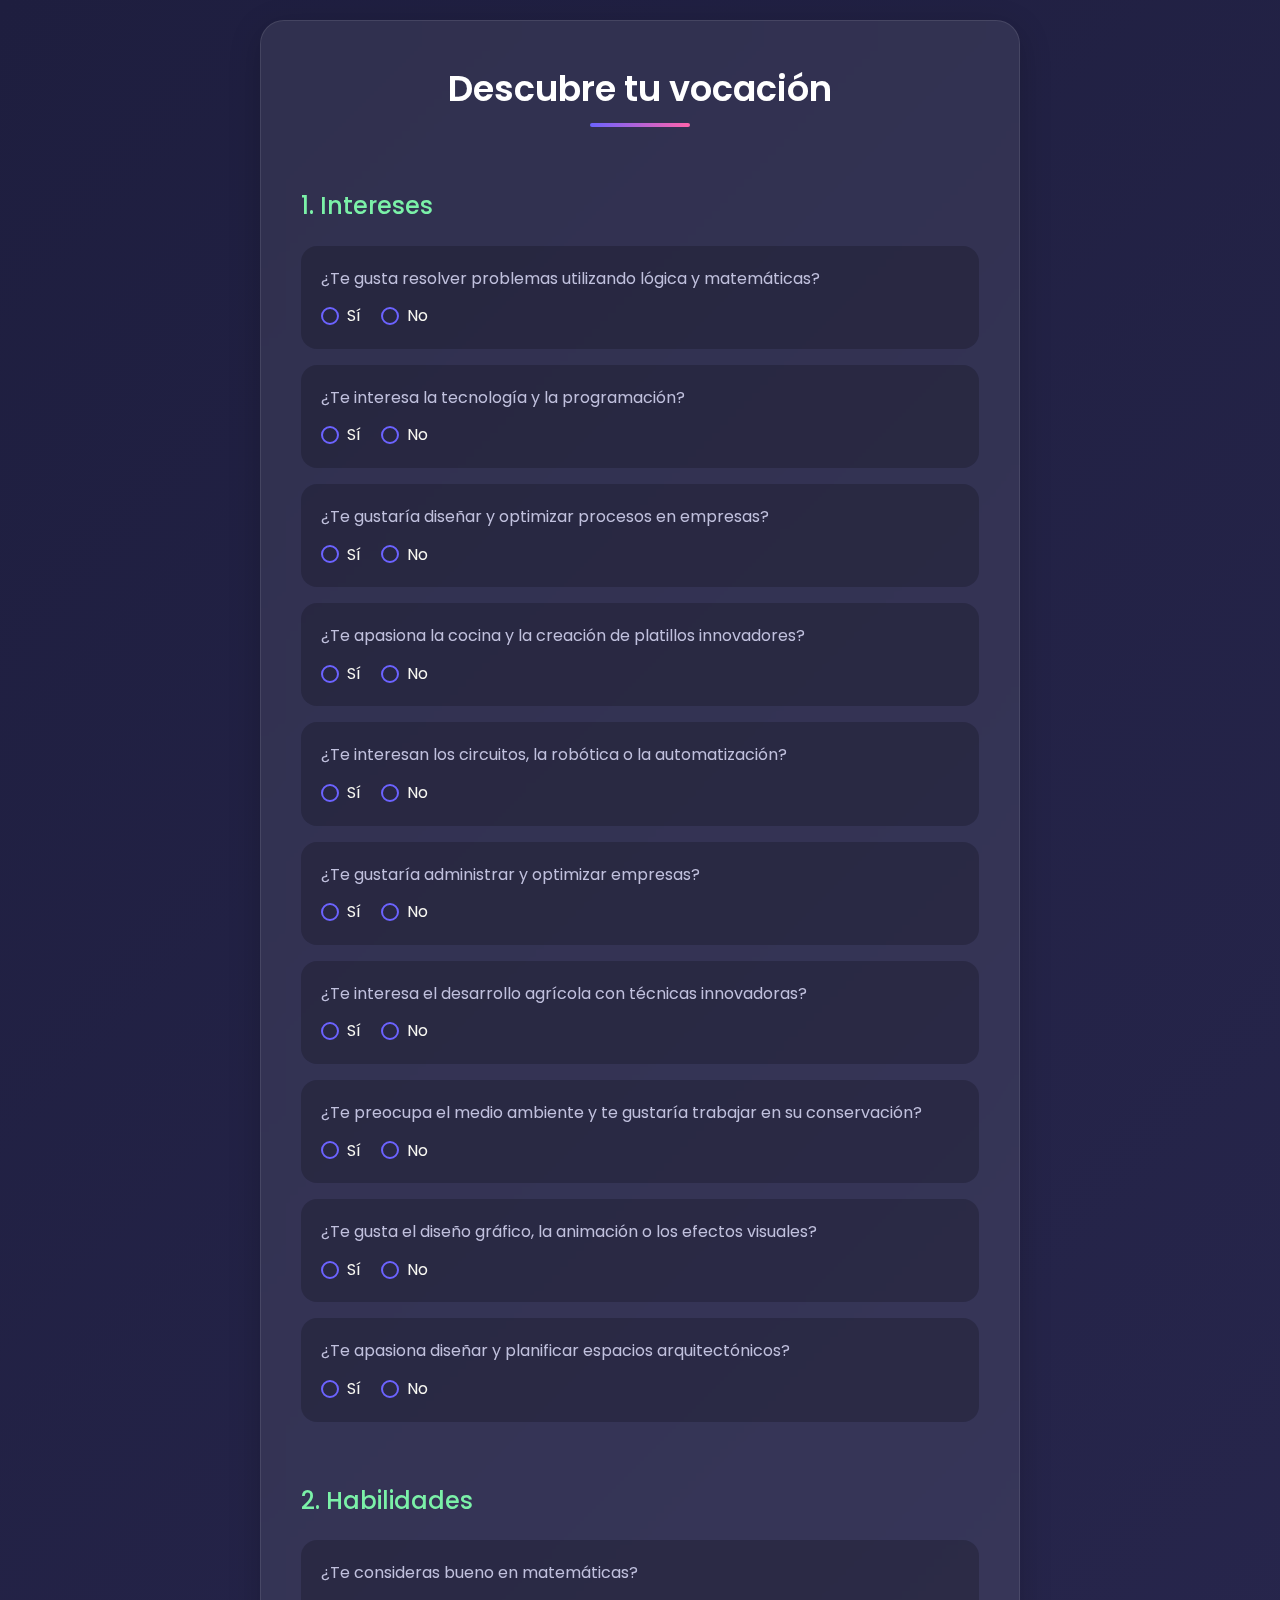
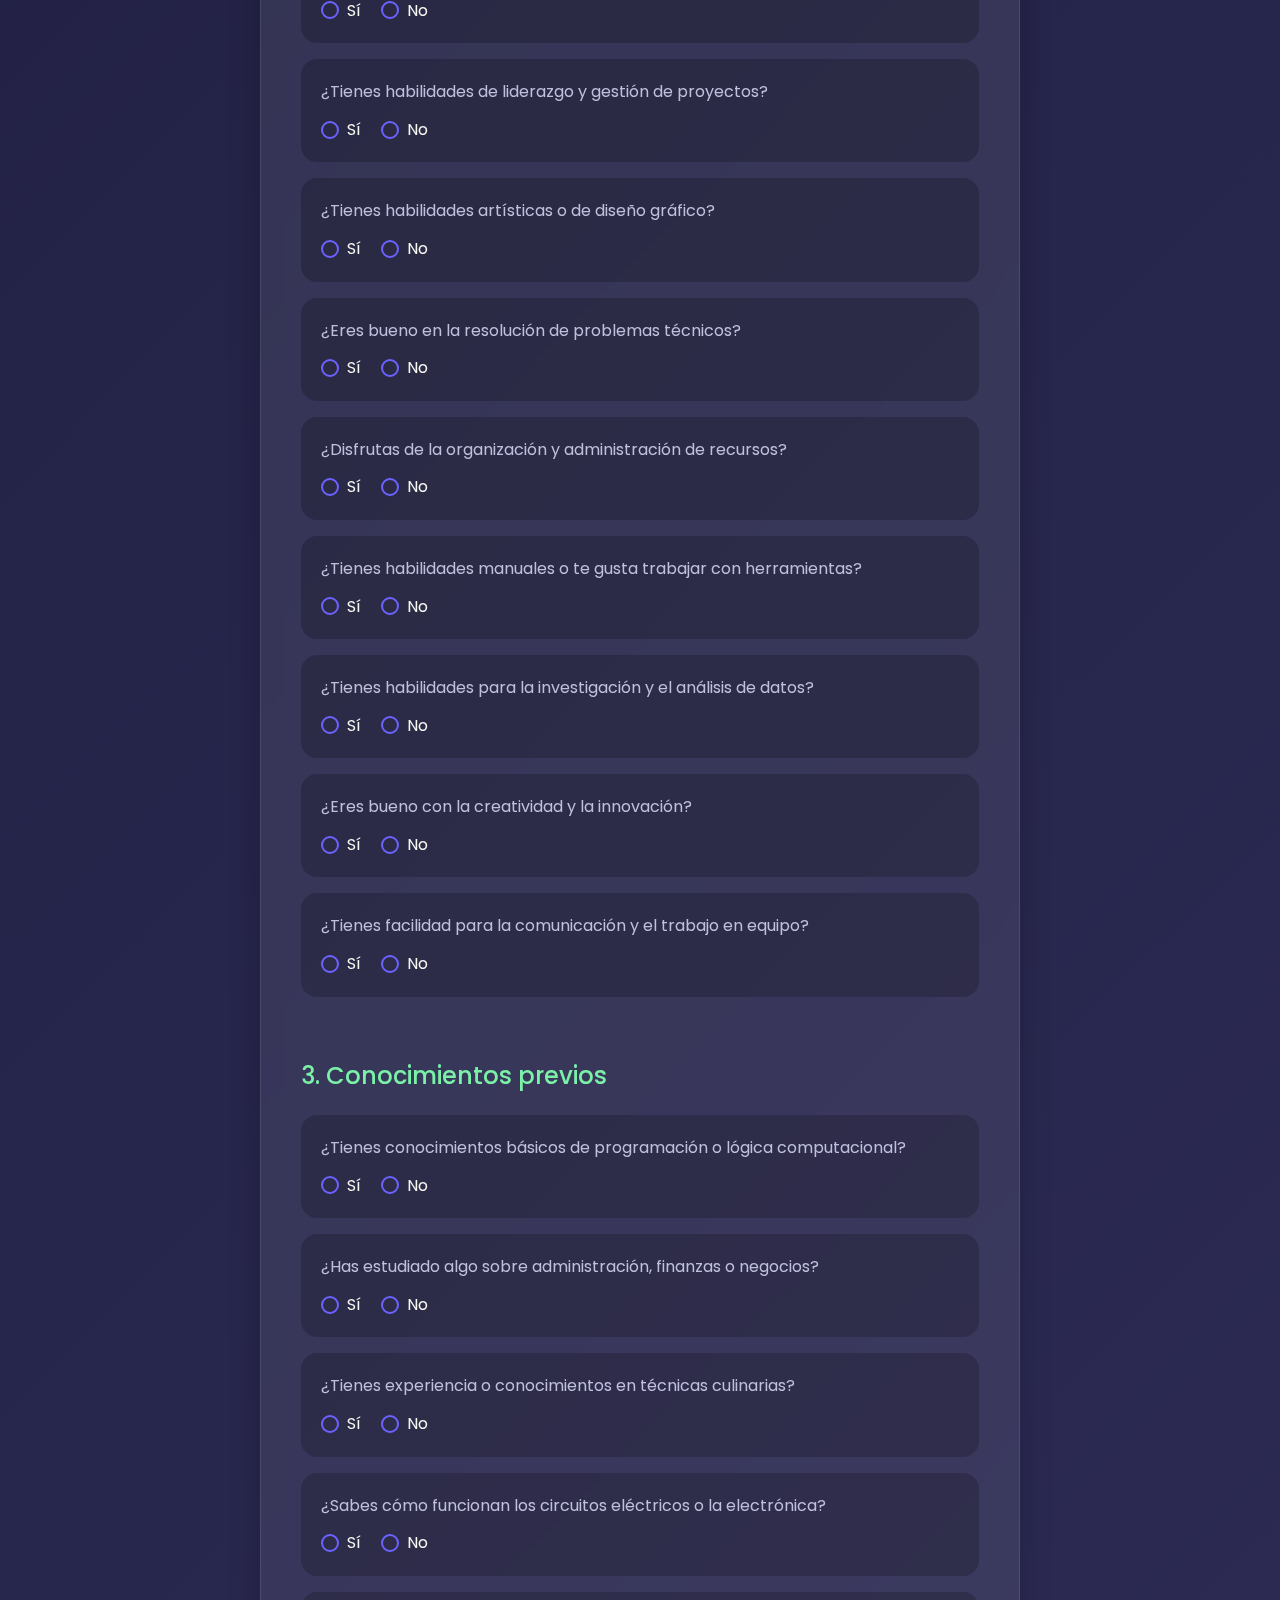
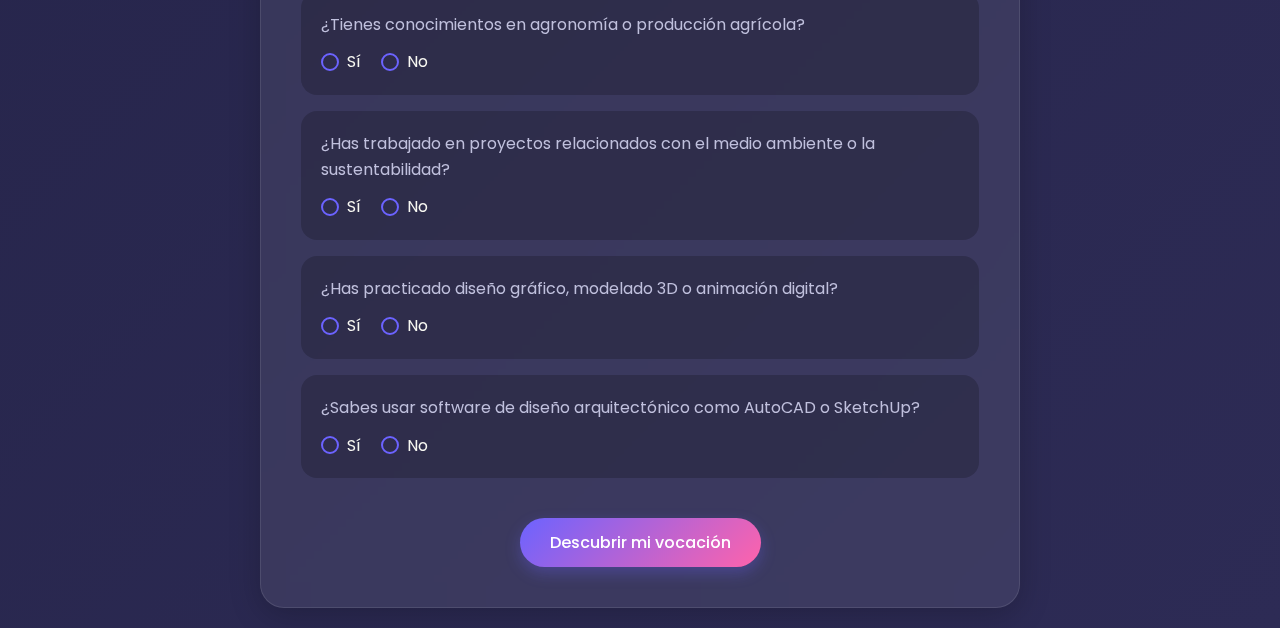
<file: index.html>
<!DOCTYPE html>
<html lang="es">
  <head>
    <meta charset="UTF-8" />
    <meta name="viewport" content="width=device-width, initial-scale=1.0" />
    <title>¡Expert</title>
    <link rel="preconnect" href="https://fonts.googleapis.com" />
    <link rel="preconnect" href="https://fonts.gstatic.com" crossorigin />
    <link
      href="https://fonts.googleapis.com/css2?family=Poppins:wght@300;400;500;600&display=swap"
      rel="stylesheet"
    />
    <link rel="stylesheet" href="styles.css" />
    <link rel="icon" href="/images/psychology_24dp_E3E3E3_FILL0_wght400_GRAD0_opsz24.svg" />
  </head>
  <body>
    <div class="container">
      <div class="form-card">
        <h1>Descubre tu vocación</h1>
        <form action="/analizar" method="post">
          <div class="section">
            <h2>1. Intereses</h2>

            <div class="question-group">
              <p>
                ¿Te gusta resolver problemas utilizando lógica y matemáticas?
              </p>
              <div class="radio-group">
                <label class="radio-label">
                  <input type="radio" name="logica" value="si" />
                  <span class="radio-custom"></span>
                  Sí
                </label>
                <label class="radio-label">
                  <input type="radio" name="logica" value="no" />
                  <span class="radio-custom"></span>
                  No
                </label>
              </div>
            </div>

            <div class="question-group">
              <p>¿Te interesa la tecnología y la programación?</p>
              <div class="radio-group">
                <label class="radio-label">
                  <input type="radio" name="tecnologia" value="si" />
                  <span class="radio-custom"></span>
                  Sí
                </label>
                <label class="radio-label">
                  <input type="radio" name="tecnologia" value="no" />
                  <span class="radio-custom"></span>
                  No
                </label>
              </div>
            </div>

            <div class="question-group">
              <p>¿Te gustaría diseñar y optimizar procesos en empresas?</p>
              <div class="radio-group">
                <label class="radio-label">
                  <input type="radio" name="procesos" value="si" />
                  <span class="radio-custom"></span>
                  Sí
                </label>
                <label class="radio-label">
                  <input type="radio" name="procesos" value="no" />
                  <span class="radio-custom"></span>
                  No
                </label>
              </div>
            </div>

            <div class="question-group">
              <p>
                ¿Te apasiona la cocina y la creación de platillos innovadores?
              </p>
              <div class="radio-group">
                <label class="radio-label">
                  <input type="radio" name="cocina" value="si" />
                  <span class="radio-custom"></span>
                  Sí
                </label>
                <label class="radio-label">
                  <input type="radio" name="cocina" value="no" />
                  <span class="radio-custom"></span>
                  No
                </label>
              </div>
            </div>

            <div class="question-group">
              <p>
                ¿Te interesan los circuitos, la robótica o la automatización?
              </p>
              <div class="radio-group">
                <label class="radio-label">
                  <input type="radio" name="robotica" value="si" />
                  <span class="radio-custom"></span>
                  Sí
                </label>
                <label class="radio-label">
                  <input type="radio" name="robotica" value="no" />
                  <span class="radio-custom"></span>
                  No
                </label>
              </div>
            </div>

            <div class="question-group">
              <p>¿Te gustaría administrar y optimizar empresas?</p>
              <div class="radio-group">
                <label class="radio-label">
                  <input type="radio" name="administrar" value="si" />
                  <span class="radio-custom"></span>
                  Sí
                </label>
                <label class="radio-label">
                  <input type="radio" name="administrar" value="no" />
                  <span class="radio-custom"></span>
                  No
                </label>
              </div>
            </div>

            <div class="question-group">
              <p>
                ¿Te interesa el desarrollo agrícola con técnicas innovadoras?
              </p>
              <div class="radio-group">
                <label class="radio-label">
                  <input type="radio" name="agricola" value="si" />
                  <span class="radio-custom"></span>
                  Sí
                </label>
                <label class="radio-label">
                  <input type="radio" name="agricola" value="no" />
                  <span class="radio-custom"></span>
                  No
                </label>
              </div>
            </div>

            <div class="question-group">
              <p>
                ¿Te preocupa el medio ambiente y te gustaría trabajar en su
                conservación?
              </p>
              <div class="radio-group">
                <label class="radio-label">
                  <input type="radio" name="medioambiente" value="si" />
                  <span class="radio-custom"></span>
                  Sí
                </label>
                <label class="radio-label">
                  <input type="radio" name="medioambiente" value="no" />
                  <span class="radio-custom"></span>
                  No
                </label>
              </div>
            </div>

            <div class="question-group">
              <p>
                ¿Te gusta el diseño gráfico, la animación o los efectos
                visuales?
              </p>
              <div class="radio-group">
                <label class="radio-label">
                  <input type="radio" name="disenografico" value="si" />
                  <span class="radio-custom"></span>
                  Sí
                </label>
                <label class="radio-label">
                  <input type="radio" name="disenografico" value="no" />
                  <span class="radio-custom"></span>
                  No
                </label>
              </div>
            </div>

            <div class="question-group">
              <p>¿Te apasiona diseñar y planificar espacios arquitectónicos?</p>
              <div class="radio-group">
                <label class="radio-label">
                  <input type="radio" name="arquitectura" value="si" />
                  <span class="radio-custom"></span>
                  Sí
                </label>
                <label class="radio-label">
                  <input type="radio" name="arquitectura" value="no" />
                  <span class="radio-custom"></span>
                  No
                </label>
              </div>
            </div>
          </div>

          <div class="section">
            <h2>2. Habilidades</h2>

            <div class="question-group">
              <p>¿Te consideras bueno en matemáticas?</p>
              <div class="radio-group">
                <label class="radio-label">
                  <input type="radio" name="matematicas" value="si" />
                  <span class="radio-custom"></span>
                  Sí
                </label>
                <label class="radio-label">
                  <input type="radio" name="matematicas" value="no" />
                  <span class="radio-custom"></span>
                  No
                </label>
              </div>
            </div>

            <div class="question-group">
              <p>¿Tienes habilidades de liderazgo y gestión de proyectos?</p>
              <div class="radio-group">
                <label class="radio-label">
                  <input type="radio" name="liderazgo" value="si" />
                  <span class="radio-custom"></span>
                  Sí
                </label>
                <label class="radio-label">
                  <input type="radio" name="liderazgo" value="no" />
                  <span class="radio-custom"></span>
                  No
                </label>
              </div>
            </div>

            <div class="question-group">
              <p>¿Tienes habilidades artísticas o de diseño gráfico?</p>
              <div class="radio-group">
                <label class="radio-label">
                  <input type="radio" name="artistico" value="si" />
                  <span class="radio-custom"></span>
                  Sí
                </label>
                <label class="radio-label">
                  <input type="radio" name="artistico" value="no" />
                  <span class="radio-custom"></span>
                  No
                </label>
              </div>
            </div>

            <div class="question-group">
              <p>¿Eres bueno en la resolución de problemas técnicos?</p>
              <div class="radio-group">
                <label class="radio-label">
                  <input type="radio" name="tecnicos" value="si" />
                  <span class="radio-custom"></span>
                  Sí
                </label>
                <label class="radio-label">
                  <input type="radio" name="tecnicos" value="no" />
                  <span class="radio-custom"></span>
                  No
                </label>
              </div>
            </div>

            <div class="question-group">
              <p>¿Disfrutas de la organización y administración de recursos?</p>
              <div class="radio-group">
                <label class="radio-label">
                  <input type="radio" name="administracion" value="si" />
                  <span class="radio-custom"></span>
                  Sí
                </label>
                <label class="radio-label">
                  <input type="radio" name="administracion" value="no" />
                  <span class="radio-custom"></span>
                  No
                </label>
              </div>
            </div>

            <div class="question-group">
              <p>
                ¿Tienes habilidades manuales o te gusta trabajar con
                herramientas?
              </p>
              <div class="radio-group">
                <label class="radio-label">
                  <input type="radio" name="manuales" value="si" />
                  <span class="radio-custom"></span>
                  Sí
                </label>
                <label class="radio-label">
                  <input type="radio" name="manuales" value="no" />
                  <span class="radio-custom"></span>
                  No
                </label>
              </div>
            </div>

            <div class="question-group">
              <p>
                ¿Tienes habilidades para la investigación y el análisis de
                datos?
              </p>
              <div class="radio-group">
                <label class="radio-label">
                  <input type="radio" name="investigacion" value="si" />
                  <span class="radio-custom"></span>
                  Sí
                </label>
                <label class="radio-label">
                  <input type="radio" name="investigacion" value="no" />
                  <span class="radio-custom"></span>
                  No
                </label>
              </div>
            </div>

            <div class="question-group">
              <p>¿Eres bueno con la creatividad y la innovación?</p>
              <div class="radio-group">
                <label class="radio-label">
                  <input type="radio" name="creatividad" value="si" />
                  <span class="radio-custom"></span>
                  Sí
                </label>
                <label class="radio-label">
                  <input type="radio" name="creatividad" value="no" />
                  <span class="radio-custom"></span>
                  No
                </label>
              </div>
            </div>

            <div class="question-group">
              <p>
                ¿Tienes facilidad para la comunicación y el trabajo en equipo?
              </p>
              <div class="radio-group">
                <label class="radio-label">
                  <input type="radio" name="comunicacion" value="si" />
                  <span class="radio-custom"></span>
                  Sí
                </label>
                <label class="radio-label">
                  <input type="radio" name="comunicacion" value="no" />
                  <span class="radio-custom"></span>
                  No
                </label>
              </div>
            </div>
          </div>

          <div class="section">
            <h2>3. Conocimientos previos</h2>

            <div class="question-group">
              <p>
                ¿Tienes conocimientos básicos de programación o lógica
                computacional?
              </p>
              <div class="radio-group">
                <label class="radio-label">
                  <input type="radio" name="programacion" value="si" />
                  <span class="radio-custom"></span>
                  Sí
                </label>
                <label class="radio-label">
                  <input type="radio" name="programacion" value="no" />
                  <span class="radio-custom"></span>
                  No
                </label>
              </div>
            </div>

            <div class="question-group">
              <p>
                ¿Has estudiado algo sobre administración, finanzas o negocios?
              </p>
              <div class="radio-group">
                <label class="radio-label">
                  <input type="radio" name="finanzas" value="si" />
                  <span class="radio-custom"></span>
                  Sí
                </label>
                <label class="radio-label">
                  <input type="radio" name="finanzas" value="no" />
                  <span class="radio-custom"></span>
                  No
                </label>
              </div>
            </div>

            <div class="question-group">
              <p>¿Tienes experiencia o conocimientos en técnicas culinarias?</p>
              <div class="radio-group">
                <label class="radio-label">
                  <input type="radio" name="culinarias" value="si" />
                  <span class="radio-custom"></span>
                  Sí
                </label>
                <label class="radio-label">
                  <input type="radio" name="culinarias" value="no" />
                  <span class="radio-custom"></span>
                  No
                </label>
              </div>
            </div>

            <div class="question-group">
              <p>
                ¿Sabes cómo funcionan los circuitos eléctricos o la electrónica?
              </p>
              <div class="radio-group">
                <label class="radio-label">
                  <input type="radio" name="circuitos" value="si" />
                  <span class="radio-custom"></span>
                  Sí
                </label>
                <label class="radio-label">
                  <input type="radio" name="circuitos" value="no" />
                  <span class="radio-custom"></span>
                  No
                </label>
              </div>
            </div>

            <div class="question-group">
              <p>¿Tienes conocimientos en agronomía o producción agrícola?</p>
              <div class="radio-group">
                <label class="radio-label">
                  <input type="radio" name="agronomia" value="si" />
                  <span class="radio-custom"></span>
                  Sí
                </label>
                <label class="radio-label">
                  <input type="radio" name="agronomia" value="no" />
                  <span class="radio-custom"></span>
                  No
                </label>
              </div>
            </div>

            <div class="question-group">
              <p>
                ¿Has trabajado en proyectos relacionados con el medio ambiente o
                la sustentabilidad?
              </p>
              <div class="radio-group">
                <label class="radio-label">
                  <input
                    type="radio"
                    name="medioambientesustentabilidad"
                    value="si"
                  />
                  <span class="radio-custom"></span>
                  Sí
                </label>
                <label class="radio-label">
                  <input
                    type="radio"
                    name="medioambientesustentabilidad"
                    value="no"
                  />
                  <span class="radio-custom"></span>
                  No
                </label>
              </div>
            </div>

            <div class="question-group">
              <p>
                ¿Has practicado diseño gráfico, modelado 3D o animación digital?
              </p>
              <div class="radio-group">
                <label class="radio-label">
                  <input type="radio" name="modelado3d" value="si" />
                  <span class="radio-custom"></span>
                  Sí
                </label>
                <label class="radio-label">
                  <input type="radio" name="modelado3d" value="no" />
                  <span class="radio-custom"></span>
                  No
                </label>
              </div>
            </div>

            <div class="question-group">
              <p>
                ¿Sabes usar software de diseño arquitectónico como AutoCAD o
                SketchUp?
              </p>
              <div class="radio-group">
                <label class="radio-label">
                  <input type="radio" name="arquitectonico" value="si" />
                  <span class="radio-custom"></span>
                  Sí
                </label>
                <label class="radio-label">
                  <input type="radio" name="arquitectonico" value="no" />
                  <span class="radio-custom"></span>
                  No
                </label>
              </div>
            </div>
          </div>

          <button type="submit">Descubrir mi vocación</button>
        </form>
      </div>
    </div>
  </body>
</html>
</file>
<file: styles.css>
/* Variables para colores */
:root {
  --primary: #6c63ff;
  --secondary: #ff63ab;
  --dark: #2d2b55;
  --light: #ffffff;
  --background: #1e1e3f;
  --card-bg: rgba(255, 255, 255, 0.08);
  --shadow: rgba(0, 0, 0, 0.2);
  --text: #f8f8f2;
  --text-light: #c0c0dd;
  --accent: #7bf1a8;
}

/* Estilos globales */
* {
  margin: 0;
  padding: 0;
  box-sizing: border-box;
}

body {
  font-family: "Poppins", sans-serif;
  color: var(--text);
  background: linear-gradient(135deg, var(--background), var(--dark));
  min-height: 100vh;
  display: flex;
  justify-content: center;
  align-items: center;
  line-height: 1.6;
}

.container {
  width: 100%;
  max-width: 800px;
  padding: 20px;
}

/* Tarjeta principal */
.form-card {
  background: var(--card-bg);
  backdrop-filter: blur(10px);
  border-radius: 24px;
  box-shadow: 0 8px 32px var(--shadow);
  padding: 40px;
  border: 1px solid rgba(255, 255, 255, 0.1);
}

/* Encabezados */
h1 {
  color: var(--light);
  text-align: center;
  margin-bottom: 30px;
  font-weight: 600;
  font-size: 2.2rem;
  position: relative;
  padding-bottom: 10px;
}

h1::after {
  content: "";
  position: absolute;
  bottom: 0;
  left: 50%;
  transform: translateX(-50%);
  width: 100px;
  height: 4px;
  background: linear-gradient(90deg, var(--primary), var(--secondary));
  border-radius: 2px;
}

h2 {
  color: var(--accent);
  margin: 30px 0 20px;
  font-weight: 500;
  font-size: 1.5rem;
  position: relative;
  display: inline-block;
}

/* Grupos de preguntas */
.section {
  margin-bottom: 30px;
}

.question-group {
  background: rgba(0, 0, 0, 0.2);
  border-radius: 16px;
  padding: 20px;
  margin-bottom: 16px;
  transition: transform 0.2s, box-shadow 0.2s;
}

.question-group:hover {
  transform: translateY(-3px);
  box-shadow: 0 6px 12px rgba(0, 0, 0, 0.15);
}

.question-group p {
  margin-bottom: 12px;
  font-size: 1rem;
  color: var(--text-light);
}

/* Grupos de radio buttons */
.radio-group {
  display: flex;
  gap: 20px;
}

.radio-label {
  display: flex;
  align-items: center;
  cursor: pointer;
  user-select: none;
  transition: color 0.2s;
}

.radio-label:hover {
  color: var(--accent);
}

/* Radio buttons personalizados */
.radio-label input[type="radio"] {
  display: none;
}

.radio-custom {
  display: inline-block;
  width: 18px;
  height: 18px;
  margin-right: 8px;
  border: 2px solid var(--primary);
  border-radius: 50%;
  position: relative;
  transition: all 0.2s;
}

.radio-custom::before {
  content: "";
  position: absolute;
  top: 50%;
  left: 50%;
  transform: translate(-50%, -50%) scale(0);
  width: 10px;
  height: 10px;
  border-radius: 50%;
  background: var(--secondary);
  transition: transform 0.2s;
}

.radio-label input[type="radio"]:checked + .radio-custom::before {
  transform: translate(-50%, -50%) scale(1);
}

/* Botón */
button {
  background: linear-gradient(135deg, var(--primary), var(--secondary));
  color: var(--light);
  font-family: "Poppins", sans-serif;
  font-weight: 500;
  font-size: 1rem;
  border: none;
  border-radius: 30px;
  padding: 12px 30px;
  cursor: pointer;
  display: block;
  margin: 40px auto 0;
  transition: transform 0.2s, box-shadow 0.2s;
  box-shadow: 0 6px 15px rgba(108, 99, 255, 0.3);
}

a {
  text-decoration: none;
  color: var(--light);
}

button:hover {
  transform: translateY(-3px);
  box-shadow: 0 10px 20px rgba(108, 99, 255, 0.4);
}

button:active {
  transform: translateY(1px);
  box-shadow: 0 4px 8px rgba(108, 99, 255, 0.3);
}

/* Responsive */
@media (max-width: 768px) {
  .form-card {
    padding: 30px 20px;
  }

  h1 {
    font-size: 1.8rem;
  }

  .question-group {
    padding: 15px;
  }
}

@media (max-width: 480px) {
  .radio-group {
    flex-direction: column;
    gap: 10px;
  }

  button {
    width: 100%;
  }
}

.results-container {
  margin-bottom: 40px;
}

.career-card {
  background: rgba(255, 255, 255, 0.1);
  border-radius: 16px;
  padding: 25px;
  margin-bottom: 20px;
  border-left: 4px solid var(--primary);
  transition: transform 0.3s, box-shadow 0.3s;
}

.career-card:hover {
  transform: translateY(-5px);
  box-shadow: 0 10px 20px rgba(0, 0, 0, 0.2);
}

.career-title {
  display: flex;
  align-items: center;
  justify-content: space-between;
  margin-bottom: 15px;
}

.career-name {
  font-size: 1.4rem;
  color: var(--light);
  margin: 0;
}

.compatibility {
  font-size: 1.2rem;
  color: var(--accent);
  font-weight: 600;
}

.career-description {
  margin-bottom: 20px;
  line-height: 1.6;
}

.career-details h4 {
  color: var(--secondary);
  margin: 15px 0 8px;
  font-size: 1rem;
}

.tag-list {
  display: flex;
  flex-wrap: wrap;
  gap: 10px;
  margin-top: 5px;
}

.tag {
  background: rgba(108, 99, 255, 0.2);
  border-radius: 20px;
  padding: 5px 12px;
  font-size: 0.85rem;
}

.back-button {
  background: rgba(255, 255, 255, 0.1);
  color: var(--text-light);
  border: 1px solid var(--text-light);
  margin-right: 15px;
}

.back-button:hover {
  background: rgba(255, 255, 255, 0.2);
  box-shadow: 0 6px 12px rgba(255, 255, 255, 0.1);
}

.actions {
  display: flex;
  justify-content: center;
  margin-top: 30px;
}

.top-career {
  border-left-color: var(--accent);
  background: linear-gradient(
    to right,
    rgba(123, 241, 168, 0.1),
    rgba(255, 255, 255, 0.05)
  );
}
</file>
